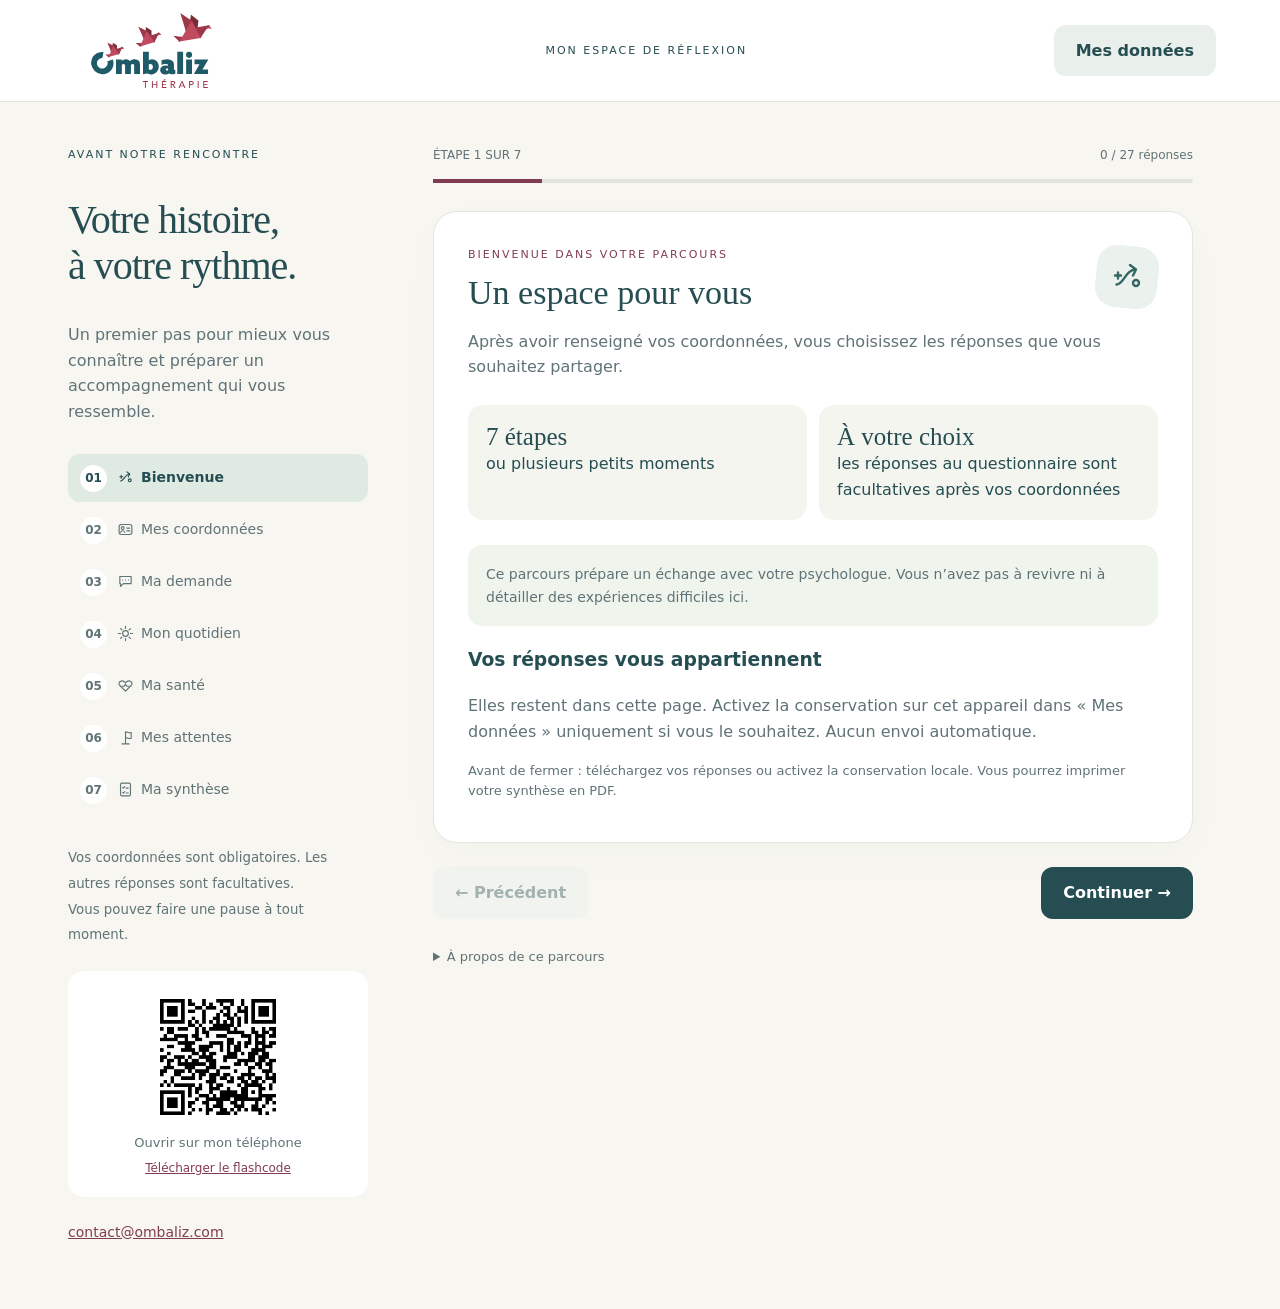
<file: index.html>
<!doctype html><html lang="fr"><meta charset="utf-8"><meta name="viewport" content="width=device-width,initial-scale=1"><meta name="theme-color" content="#20565c"><title>Mon histoire · Ombaliz Thérapie</title><link rel="manifest" href="manifest.webmanifest"><link rel="icon" href="logo.svg"><link rel="stylesheet" href="style.css"><body><header><img src="logo.svg" alt="Ombaliz Thérapie"><span>MON ESPACE DE RÉFLEXION</span><button id="privacy">Mes données</button></header><div class="layout"><aside><div class="eyebrow">AVANT NOTRE RENCONTRE</div><h1>Votre histoire,<br>à votre rythme.</h1><p>Un premier pas pour mieux vous connaître et préparer un accompagnement qui vous ressemble.</p><nav id="nav" aria-label="Étapes de l’anamnèse"></nav><small>Vos coordonnées sont obligatoires. Les autres réponses sont facultatives.<br>Vous pouvez faire une pause à tout moment.</small><div class="qr"><img src="flashcode.png" alt="Flashcode pour ouvrir Mon histoire sur un téléphone" width="144" height="144"><p>Ouvrir sur mon téléphone</p><a href="flashcode.png" download="flashcode-ombaliz.png">Télécharger le flashcode</a></div><a href="mailto:contact@ombaliz.com">contact@ombaliz.com</a></aside><main><div class="topline"><span id="step"></span><span id="count"></span></div><div class="track"><div id="bar"></div></div><section id="content"></section><footer><button id="prev" class="secondary">← Précédent</button><button id="next">Continuer →</button></footer><details><summary>À propos de ce parcours</summary><p>Anamnèse destinée aux adultes, à relire avec votre psychologue. Elle ne constitue ni un diagnostic ni un questionnaire psychométrique validé. Les repères numériques sont des autoévaluations personnalisées, sans seuil clinique ni score total.</p><p>Structure informée par les recommandations d’évaluation globale du <a href="https://www.nice.org.uk/guidance/ng222/chapter/recommendations" target="_blank" rel="noopener">NICE (NG222, §1.2)</a>, les informations du <a href="https://www.nhs.uk/mental-health/social-care-and-your-rights/mental-health-assessments/" target="_blank" rel="noopener">NHS sur l’évaluation en santé mentale</a> et l’approche <a href="https://www.ptsd.va.gov/professional/treat/care/tic_healthcare_workers.asp" target="_blank" rel="noopener">tenant compte des traumatismes du National Center for PTSD</a>. Ressources consultées le 31 octobre 2026.</p><p>Sur iPhone : Safari → Partager → Sur l’écran d’accueil. Sur Android : menu du navigateur → Ajouter à l’écran d’accueil. Application web, sans publication sur les stores.</p></details></main></div><dialog id="dialog"><h2>Vous gardez la main</h2><p>Par défaut, les réponses restent en mémoire dans cette page et disparaissent à sa fermeture. Aucune réponse n’est envoyée au thérapeute ni enregistrée sur un serveur.</p><label><input type="checkbox" id="remember"> Conserver mes réponses sur cet appareil</label><p>Ce stockage local n’est pas chiffré par l’application. À éviter sur un appareil partagé. Le bouton d’effacement supprime les réponses locales.</p><button id="erase" class="secondary">Effacer toutes mes réponses</button><button id="close">Fermer</button></dialog><dialog id="send-dialog"><h2>Transmettre mes réponses</h2><p>Un fichier chiffré sera créé sur votre appareil. Il ne sera pas transmis automatiquement. Aucun dossier n’est enregistré sur ce site.</p><label for="secret">Votre mot de passe personnel généré</label><input id="secret" type="text" readonly autocomplete="off"><p>Conservez-le : sans lui, le fichier ne peut pas être ouvert. Ne le joignez pas au courriel contenant le fichier.</p><label><input type="checkbox" id="secret-saved"> J’ai noté ce mot de passe et je le communiquerai séparément au psychologue.</label><div class="actions"><button id="encrypted-download">Télécharger le fichier chiffré</button><button id="send-close" class="secondary">Fermer</button></div><p id="send-status" role="status"></p><a id="mail-ready" hidden href="mailto:contact@ombaliz.com?subject=Transmission%20de%20mon%20document&amp;body=Bonjour%2C%0A%0AVous%20trouverez%20mon%20fichier%20chiffr%C3%A9%20en%20pi%C3%A8ce%20jointe%20%C3%A0%20ajouter%20manuellement.%0AJe%20vous%20communiquerai%20le%20mot%20de%20passe%20s%C3%A9par%C3%A9ment.">Ouvrir ma messagerie — ajouter la pièce jointe manuellement</a><p class="hint">Vérifiez le destinataire contact@ombaliz.com avant l’envoi. Ce canal ne convient pas aux urgences.</p></dialog><div id="report"></div><script src="secure.js"></script><script src="pdf-lib.min.js"></script><script src="report.js"></script><script src="app.js"></script></body></html>
</file>
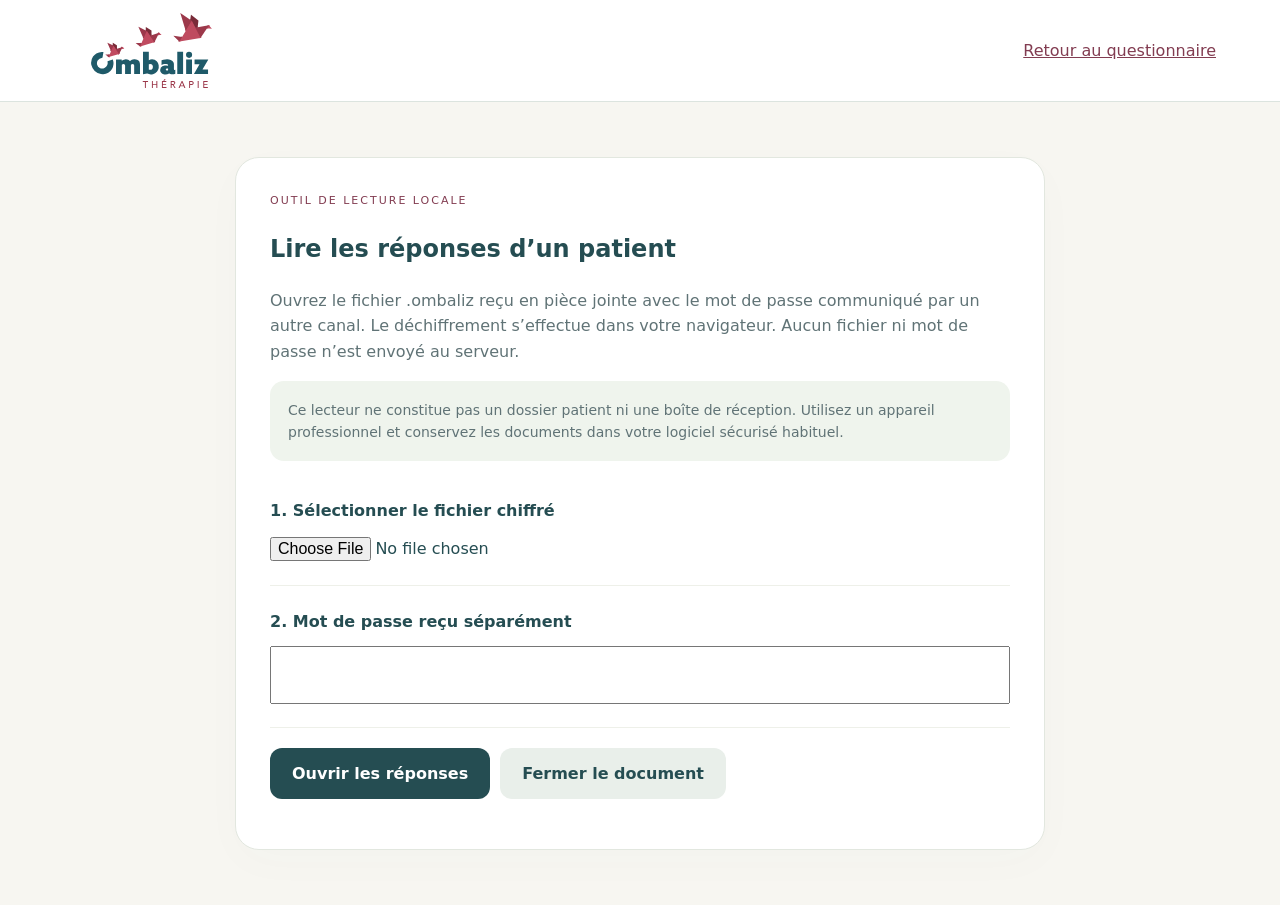
<file: lecteur.html>
<!doctype html><html lang="fr"><meta charset="utf-8"><meta name="viewport" content="width=device-width,initial-scale=1"><title>Lecteur de réponses · Ombaliz Thérapie</title><link rel="stylesheet" href="style.css"><body><header><img src="logo.svg" alt="Ombaliz Thérapie"><a href="./">Retour au questionnaire</a></header><main style="max-width:850px;margin:35px auto;padding:20px"><section><div class="badge">OUTIL DE LECTURE LOCALE</div><h1>Lire les réponses d’un patient</h1><p>Ouvrez le fichier .ombaliz reçu en pièce jointe avec le mot de passe communiqué par un autre canal. Le déchiffrement s’effectue dans votre navigateur. Aucun fichier ni mot de passe n’est envoyé au serveur.</p><p class="note">Ce lecteur ne constitue pas un dossier patient ni une boîte de réception. Utilisez un appareil professionnel et conservez les documents dans votre logiciel sécurisé habituel.</p><div class="field"><label for="file">1. Sélectionner le fichier chiffré</label><input id="file" type="file" accept=".ombaliz,application/json"></div><div class="field"><label for="password">2. Mot de passe reçu séparément</label><input id="password" type="password" autocomplete="off" style="width:100%;padding:14px"></div><div class="actions"><button id="open">Ouvrir les réponses</button><button id="clear" class="secondary">Fermer le document</button><button id="pdf" class="secondary" hidden>Imprimer / PDF</button></div><p id="status" role="status"></p></section><section id="result" hidden style="margin-top:24px"><h2>Synthèse du patient</h2><p class="hint">Document confidentiel — déclarations à relire en séance.</p><pre id="text" style="white-space:pre-wrap;font:inherit;overflow-wrap:anywhere"></pre></section></main><div id="report"></div><script src="secure.js"></script><script src="lecteur.js"></script></body></html>
</file>
<file: style.css>
:root{--ink:#254d52;--wine:#823c51;--bg:#f7f6f1;--muted:#607376}*{box-sizing:border-box}body{margin:0;background:var(--bg);color:var(--ink);font:16px/1.6 system-ui,sans-serif}header{height:102px;background:white;border-bottom:1px solid #dce4df;display:flex;align-items:center;justify-content:space-between;padding:16px 5%;gap:20px}header img{width:175px;height:75px;object-fit:contain}header span,.eyebrow{font-size:11px;letter-spacing:2px}button,a,input,textarea,select{font:inherit}button{cursor:pointer;border:0;border-radius:12px;padding:13px 22px;background:var(--ink);color:white;font-weight:600;min-height:48px}button:hover{filter:brightness(1.1)}button:focus-visible,a:focus-visible{outline:3px solid #c88b58;outline-offset:3px}button.secondary,header button{color:var(--ink);background:#e9efea}button:disabled{opacity:.4;cursor:default}.layout{display:grid;grid-template-columns:300px minmax(0,760px);gap:65px;max-width:1200px;margin:44px auto;padding:0 28px}aside h1{font:40px/1.15 Georgia,serif;letter-spacing:-1px}aside p,small{color:var(--muted)}aside a{display:block;margin:22px 0;color:var(--wine);font-size:14px}nav{margin:30px 0;display:grid;gap:4px}nav button{text-align:left;background:transparent;color:var(--muted);font-size:14px;padding:10px 12px;font-weight:400}nav button.active{background:#dfeae3;color:var(--ink);font-weight:650}nav b{display:inline-grid;place-items:center;width:27px;height:27px;border-radius:50%;background:white;margin-right:10px;font-size:12px}.topline{display:flex;justify-content:space-between;font-size:12px;color:var(--muted)}.track{height:4px;background:#e0e5dd;margin:14px 0 28px;border-radius:9px}#bar{height:100%;background:var(--wine);transition:width .3s}section{background:white;border:1px solid #e2e7df;border-radius:24px;padding:34px;box-shadow:0 12px 45px #254d5205}h2{font:34px/1.18 Georgia,serif;margin:9px 0 15px}section>p{color:var(--muted)}.badge{color:var(--wine);font-size:11px;letter-spacing:2px}.field{padding:23px 0;border-bottom:1px solid #eef0e9}.field:last-child{border:0}.field>label{display:block;font-weight:600;margin-bottom:12px}.hint{font-size:13px;color:var(--muted);margin:6px 0}textarea,input[type=text],select{width:100%;padding:14px;border:1px solid #d5dfd7;border-radius:10px;background:#fbfcf9;color:var(--ink)}textarea{resize:vertical;min-height:95px}input[type=range]{accent-color:var(--wine);width:100%;min-height:36px}.anchors{display:flex;justify-content:space-between;font-size:12px;color:var(--muted);gap:15px}.value{font-size:24px;color:var(--wine);font-weight:650;float:right}.skip{padding:7px 10px;font-size:12px;min-height:34px;background:#f1f3ee;color:var(--muted);margin-top:9px}.note{background:#eff4ed;border-radius:14px;padding:18px;font-size:14px}.urgent{background:#fff0e9;color:#733a2d}.cards{display:grid;grid-template-columns:1fr 1fr;gap:12px;margin:25px 0}.cards div{background:#f4f5ef;padding:18px;border-radius:15px}.cards b{display:block;font:25px Georgia,serif}footer{display:flex;justify-content:space-between;margin:24px 0}details{font-size:13px;color:var(--muted);margin:28px 0}summary{cursor:pointer}a{color:var(--wine)}dialog{border:0;border-radius:22px;max-width:530px;padding:30px;color:var(--ink)}dialog::backdrop{background:#18373770}dialog button{margin:10px 4px}.review{white-space:pre-wrap;overflow-wrap:anywhere}#report{display:none}.actions{display:flex;flex-wrap:wrap;gap:10px;margin-top:20px}@media(max-width:850px){header{height:82px;padding:10px 18px}header img{width:135px;height:60px}header span{display:none}.layout{display:block;margin:22px auto;padding:0 16px}aside h1{font-size:30px;margin:10px 0}aside p,aside small,aside>a{display:none}nav{display:flex;overflow:auto;margin:18px 0;gap:7px}nav button{flex-shrink:0;font-size:12px;padding:8px}nav b{margin-right:6px}section{padding:24px 20px;border-radius:20px}h2{font-size:29px}.cards{gap:9px}footer{position:sticky;bottom:0;background:var(--bg);padding:12px 0;margin:0;z-index:2}}@media print{body>*{display:none!important}#report{display:block!important;color:#222;font:11pt/1.5 sans-serif}#report img{width:160px}#report h2{font-size:22pt}#report h3{break-after:avoid}#report p{white-space:pre-wrap;overflow-wrap:anywhere;break-inside:avoid}}
input[type=email],input[type=tel],input.identity{width:100%;padding:14px;border:1px solid #d5dfd7;border-radius:10px;background:#fbfcf9;color:var(--ink)}.qr{margin:24px 0;padding:14px;background:white;border-radius:16px;text-align:center}.qr img{display:block;margin:auto}.qr p{margin:4px;font-size:13px}.qr a{margin:5px!important;font-size:12px}#send-dialog{max-width:640px}#secret{font:15px monospace;letter-spacing:1px}#send-status{font-weight:600}@media(max-width:850px){aside .qr{display:none}}

.check-group{min-width:0;border:1px solid #d5dfd7;border-radius:10px}.check-group legend{font-weight:700}.check-group label{display:block;padding:4px 0;cursor:pointer}.check-group input{accent-color:var(--wine)}
.step-illustration{float:right;width:62px;height:62px;display:grid;place-items:center;margin:0 0 8px 14px;border-radius:20px;background:#ebf1ec;color:#346664;transform:rotate(6deg)}
.step-illustration svg{width:36px;height:36px;transform:rotate(-6deg)}
#nav svg{width:17px;height:17px;margin-right:7px;vertical-align:middle;flex:none}
.share-panel{margin:20px 0;padding:18px;border:1px solid #dce7de;border-radius:16px;background:#f5f8f4}
.share-panel h3{margin-top:0}
.share-link{display:inline-flex;align-items:center;padding:9px 12px;border:1px solid #b8cfc6;border-radius:9px;background:white;color:var(--ink);font-weight:600}
.share-panel summary{cursor:pointer}
</file>
